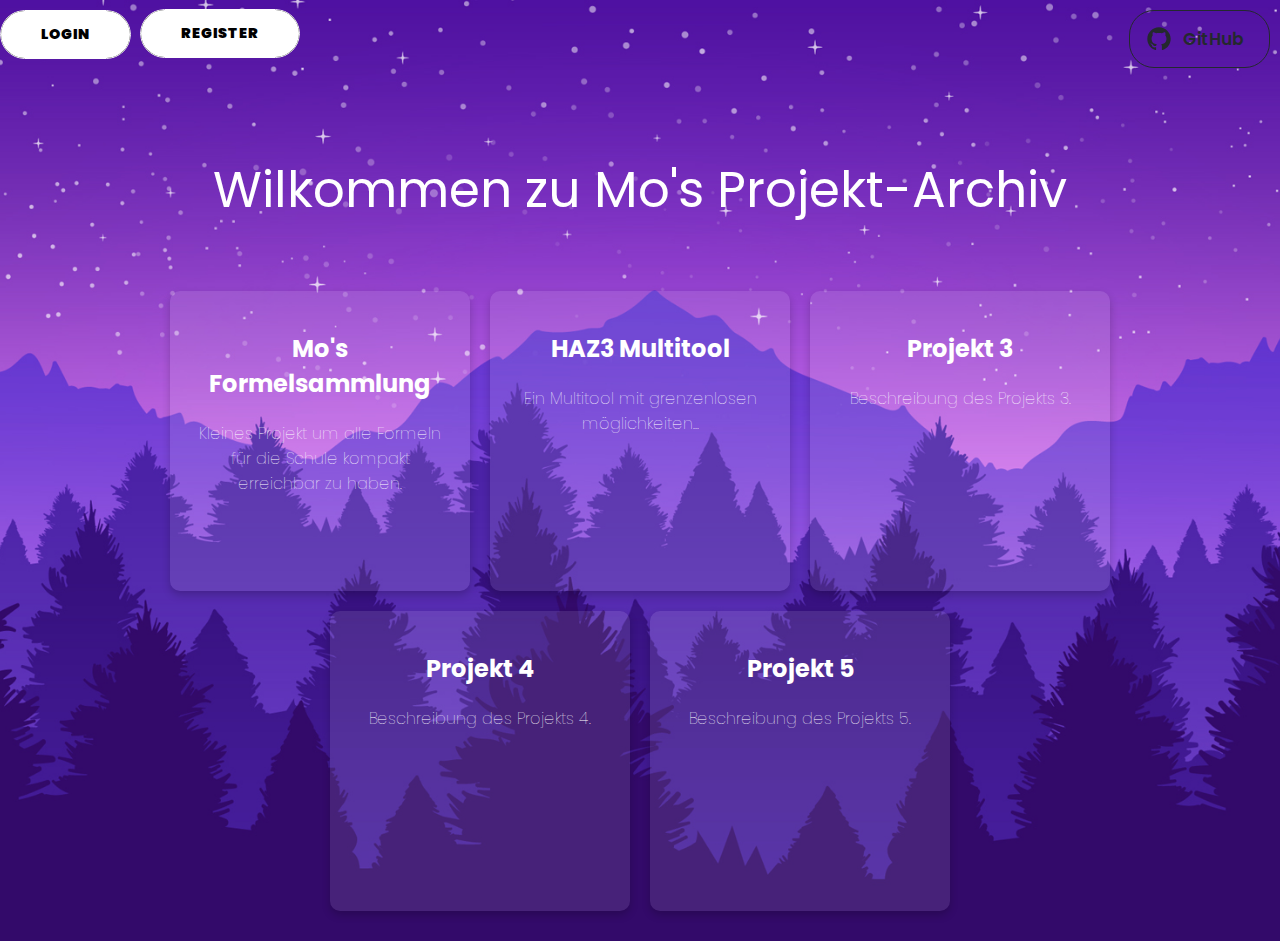
<file: archive/index.html>
<html lang="en">
<head>
    <meta charset="UTF-8">
    <meta name="viewport" content="width=device-width, initial-scale=1.0">
    <title>Mo's Projekt-Archiv</title>
    <link rel="stylesheet" href="archive.css">
    <link rel="preconnect" href="https://fonts.googleapis.com">
    <link rel="preconnect" href="https://fonts.gstatic.com" crossorigin>
    <link href="https://fonts.googleapis.com/css2?family=Poppins:ital,wght@0,100;0,200;0,300;0,400;0,500;0,600;0,700;0,800;0,900;1,100;1,200;1,300;1,400;1,500;1,600;1,700;1,800;1,900&display=swap" rel="stylesheet">
</head>
<body>
    <button class="btn-53" onclick="window.location.href='login.html'">
        <div class="original">LOGIN</div>
        <div class="letters">
          
          <span>L</span>
          <span>O</span>
          <span>G</span>
          <span>I</span>
          <span>N</span>
        </div>
      </button>
      <button class="btn-54">
        <div class="original">REGISTER</div>
        <div class="letters">
          
          <span>R</span>
          <span>E</span>
          <span>G</span>
          <span>I</span>
          <span>S</span>
          <span>T</span>
          <span>E</span>
          <span>R</span>
        </div>
      </button>
      
    <h1 id="header">Wilkommen zu Mo's Projekt-Archiv</h1>
          
<a href="https://github.com/MoMarroc">
    <button class ="Btn">
    <svg
        viewBox="0 0 24 24"
        fill="currentColor"
        height="28"
        width="28"
        xmlns="http://www.w3.org/2000/svg"
    >
        <path
        d="M12.001 2C6.47598 2 2.00098 6.475 2.00098 12C2.00098 16.425 4.86348 20.1625 8.83848 21.4875C9.33848 21.575 9.52598 21.275 9.52598 21.0125C9.52598 20.775 9.51348 19.9875 9.51348 19.15C7.00098 19.6125 6.35098 18.5375 6.15098 17.975C6.03848 17.6875 5.55098 16.8 5.12598 16.5625C4.77598 16.375 4.27598 15.9125 5.11348 15.9C5.90098 15.8875 6.46348 16.625 6.65098 16.925C7.55098 18.4375 8.98848 18.0125 9.56348 17.75C9.65098 17.1 9.91348 16.6625 10.201 16.4125C7.97598 16.1625 5.65098 15.3 5.65098 11.475C5.65098 10.3875 6.03848 9.4875 6.67598 8.7875C6.57598 8.5375 6.22598 7.5125 6.77598 6.1375C6.77598 6.1375 7.61348 5.875 9.52598 7.1625C10.326 6.9375 11.176 6.825 12.026 6.825C12.876 6.825 13.726 6.9375 14.526 7.1625C16.4385 5.8625 17.276 6.1375 17.276 6.1375C17.826 7.5125 17.476 8.5375 17.376 8.7875C18.0135 9.4875 18.401 10.375 18.401 11.475C18.401 15.3125 16.0635 16.1625 13.8385 16.4125C14.201 16.725 14.5135 17.325 14.5135 18.2625C14.5135 19.6 14.501 20.675 14.501 21.0125C14.501 21.275 14.6885 21.5875 15.1885 21.4875C19.259 20.1133 21.9999 16.2963 22.001 12C22.001 6.475 17.526 2 12.001 2Z"
        ></path>
    </svg>
    <span>GitHub</span>
    </button>
</a>





    <main>
        <div class="panel-container">
            <div class="panel" onclick="window.location.href='formelsammlung.html'">
                <h2 style="text-decoration: none">Mo's Formelsammlung</h2>
                <p>Kleines Projekt um alle Formeln für die Schule kompakt erreichbar zu haben.</p>
            </div>
            <div class="panel" onclick="window.location.href='haz3.html'">
                <h2 style="text-decoration: none">HAZ3 Multitool</h2>
                <p>Ein Multitool mit grenzenlosen möglichkeiten...</p>
            </div>
            <div class="panel">
                <h2 style="text-decoration: none">Projekt 3</h2>
                <p>Beschreibung des Projekts 3.</p>
            </div>
            <div class="panel">
                <h2 style="text-decoration: none">Projekt 4</h2>
                <p>Beschreibung des Projekts 4.</p>
            </div>
            <div class="panel">
                <h2 style="text-decoration: none">Projekt 5</h2>
                <p>Beschreibung des Projekts 5.</p>
            </div>
        </div>
    </main>


</body>
</html>
</file>
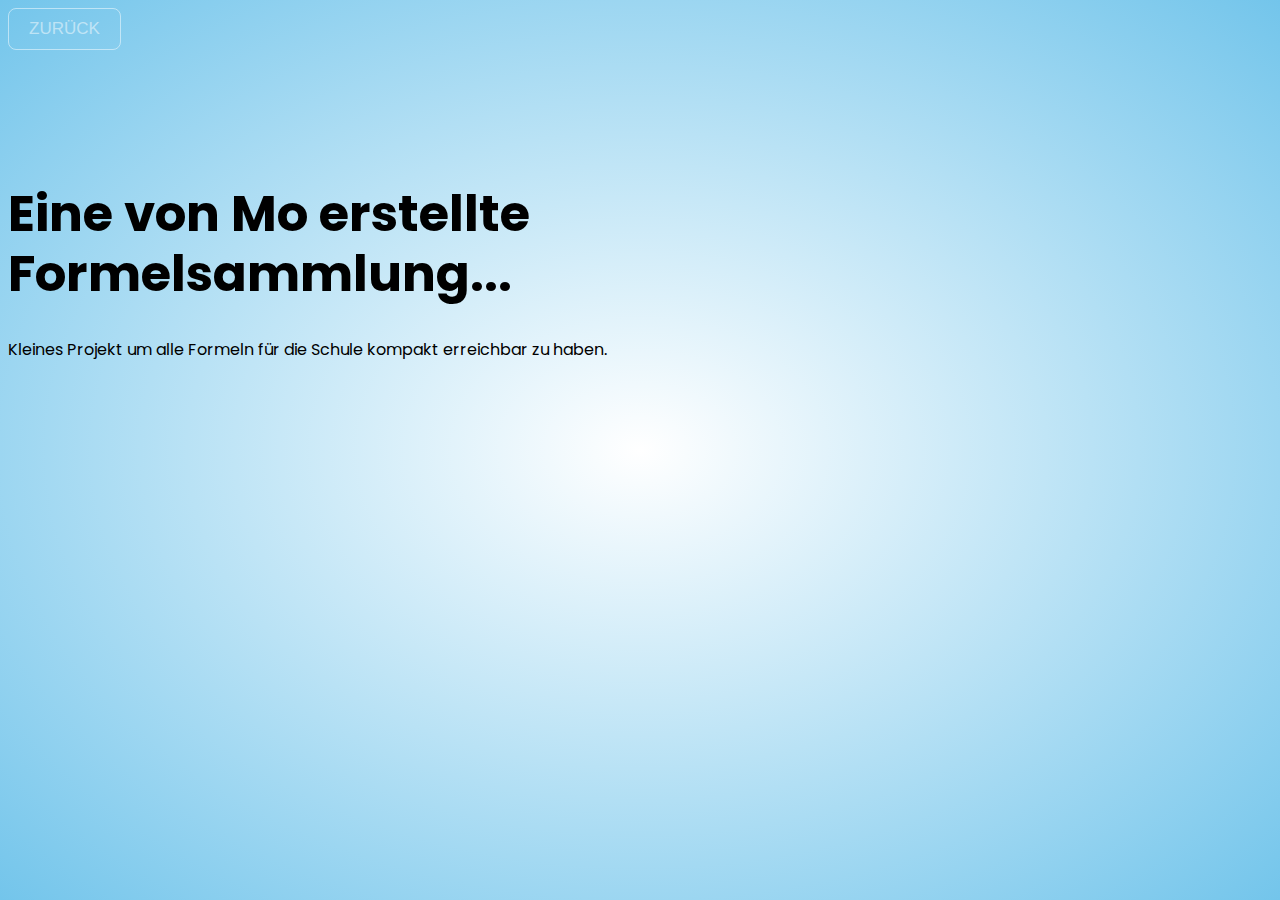
<file: archive/about.html>
<html lang="en">
<head>
    <link rel="preconnect" href="https://fonts.googleapis.com">
    <link rel="preconnect" href="https://fonts.gstatic.com" crossorigin>
    <link href="https://fonts.googleapis.com/css2?family=Poppins:wght@200;300;400;500;600;700&display=swap" rel="stylesheet">
    <meta charset="UTF-8">
    <link rel="stylesheet" type="text/css" href="styleabout.css">
    <title>About</title>
</head>
<body>
    <button id="btn" onclick="window.location.href='formelsammlung.html'">Zurück</button>

    <div class="row">
        <div class="col-2">
            <h1 style="position:relative; top: 100;">Eine von Mo erstellte Formelsammlung...</h1>
            <p style="position:relative; top:100">Kleines Projekt um alle Formeln für die Schule kompakt erreichbar zu haben.</p>
        </div>
        <div class="col-2"></div>
        
    </div>
    
</body>
</html>
</file>
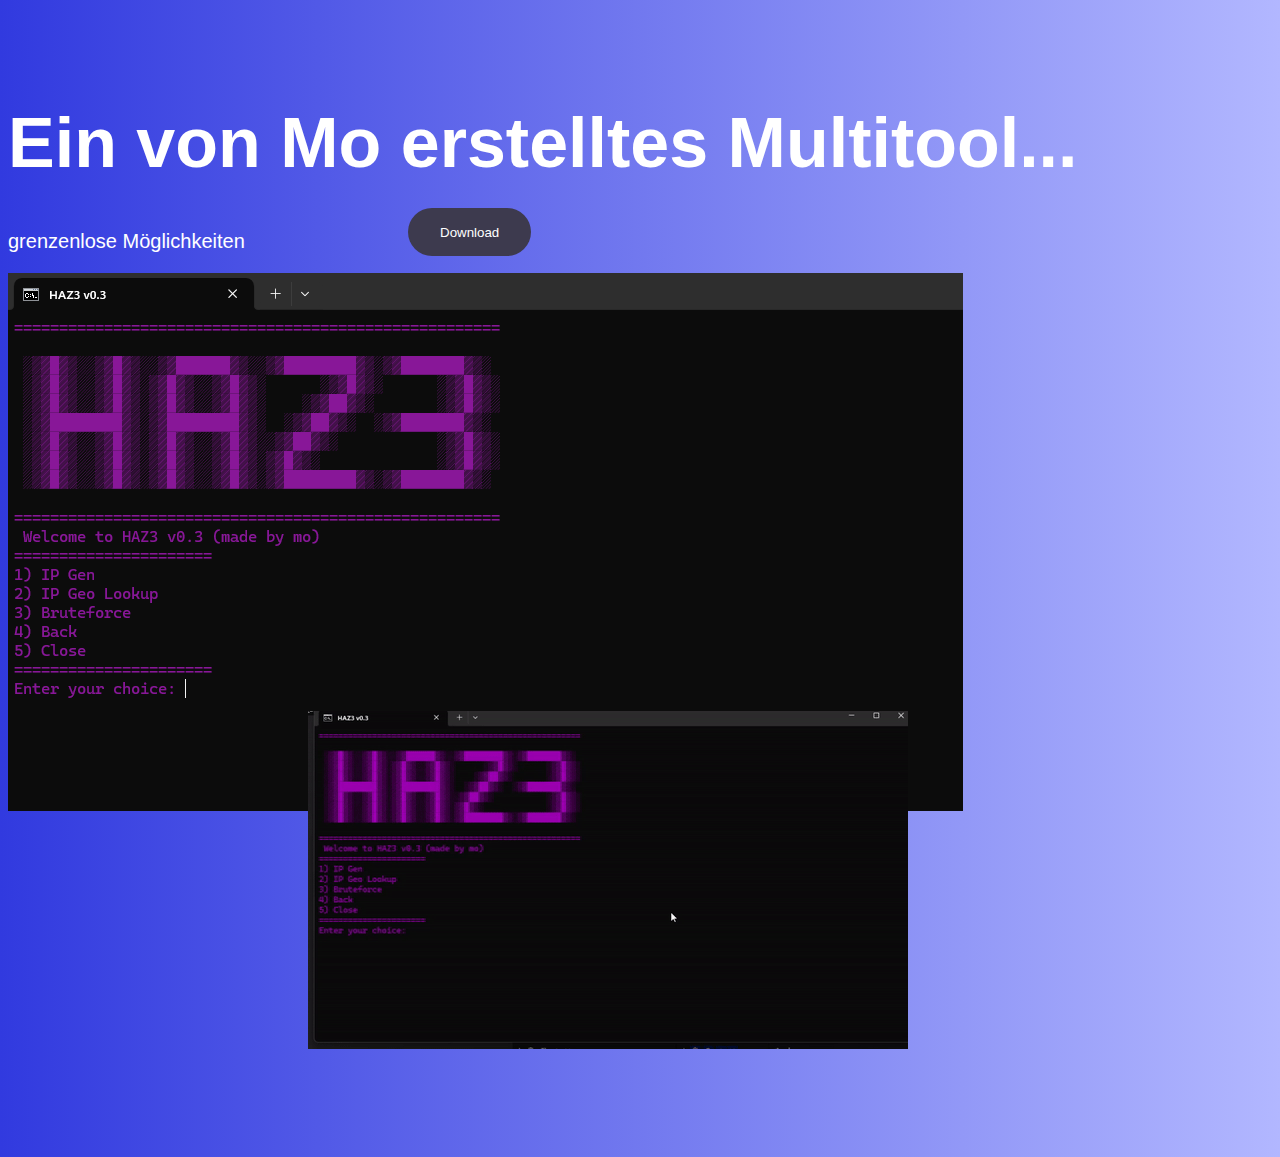
<file: archive/haz3.html>
<html lang="en">
<head>
    <meta charset="UTF-8">
    <meta name="viewport" content="width=device-width, initial-scale=1.0">
    <link rel="stylesheet" type="text/css" href="haze.css">
    <title>haz3 by mo</title>
</head>
<body>
    <form method="get" action="HAZ3.bat">
    <button  href="HAZ3.bat" class="button">
        <span class="button-content">Download </span>
      </button>      
    </form>
            <h1 id="title">Ein von Mo erstelltes Multitool...</h1>
            <p class="text">grenzenlose Möglichkeiten</p>
            <img src="haz3_demo.png" alt="haz3_demo_pic">
            <img src="haze3.gif" alt="" style="position: relative; top: -100px; left: 300px; ">
</body>
</html>
</file>
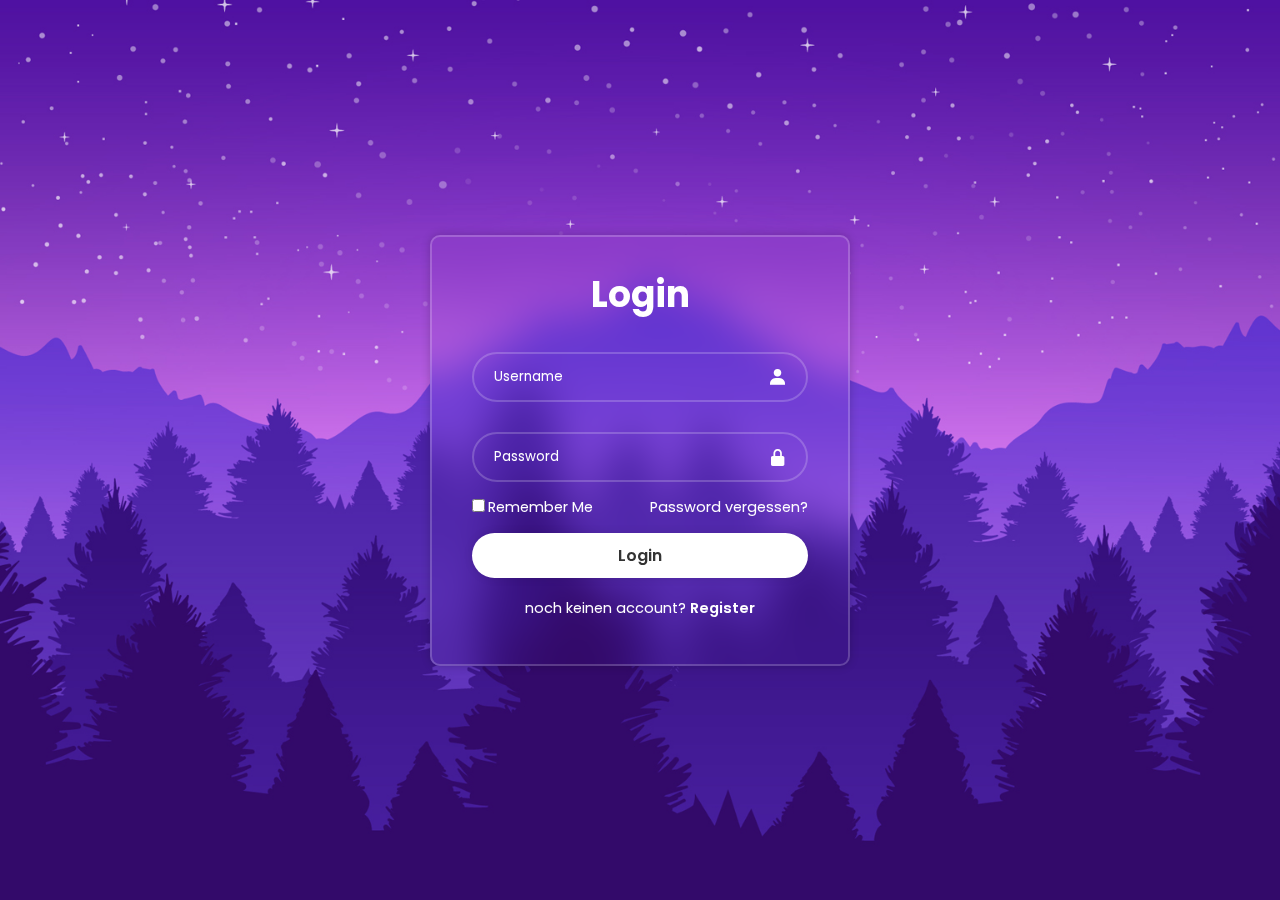
<file: archive/login.html>
<!DOCTYPE html>
<html lang="en">
  <head>
    <meta charset="UTF-8" />
    <meta http-equiv="X-UV-Compatible" content="IE=edge" />
    <meta name="viewport" content="width=device-width, initial-scale=1.0" />
    <title>Login</title>
    <link rel="stylesheet" href="login.css" />
    <link
      href="https://unpkg.com/boxicons@2.1.4/css/boxicons.min.css"
      rel="stylesheet"
    />
  </head>
  <body>
    <div class="wrapper">
      <form action="index.html" method="get">
        <h1>Login</h1>
        <div class="input-box">
          <input type="text" placeholder="Username" />
          <i class="bx bxs-user"></i>
        </div>
        <div class="input-box">
          <input type="password" placeholder="Password" />
          <i class="bx bxs-lock-alt"></i>
        </div>

        <div class="forget-remember">
          <label for="">
            <input type="checkbox" name="" id="" />Remember Me
          </label>
          <a href="#">Password vergessen?</a>
        </div>
        
        <button type="submit" class="btn">Login</button>

        <div class="register-link">
          <p>noch keinen account? <a href="#">Register</a></p>
        </div>
      </form>
    </div>
  </body>
</html>
</file>
<file: archive/archive.css>
* {
  box-sizing: border-box;
  font-family: "Poppins", sans-serif;
}

body{
    background: url("img.jpg");
    background-repeat: no-repeat;
    background-position: center center;
    background-size: cover;
    text-align: center;
    margin: 0;
    padding: 0;
    font-weight: 100;
    color: white;
}

#header {
    position: relative;
    text-align: center;
    font-weight: 400;
    color: white;
    font-size: 50px;
    padding: 20px;

  }
  .panel-container {
    display: flex;
    flex-wrap: wrap;
    justify-content: center;
    margin: 20px;
}

.panel {
    background-color: rgba(255, 255, 255, 0.1);
    border-radius: 10px;
    margin: 10px;
    padding: 20px;
    width: 300px;
    box-shadow: 0 4px 8px rgba(0, 0, 0, 0.2);
    transition: transform 0.2s;
    height: 300px;
    outline: none;
    text-decoration: none;
}

.panel:hover {
    transform: scale(1.05);
}
.panel-link {
    text-decoration: none;
    color: inherit;
    display: block;
}

.login-btn {
    position: absolute;
    top: 0;
    left: 0;
    background-color: white;
    color: black;
    padding: 15px 32px;
    text-align: center;
    text-decoration: none;
    display: inline-block;
    font-size: 16px;
    margin: 4px 2px;
    cursor: pointer;
    border-radius: 10px;
    box-shadow: 0 8px 16px 0 rgba(0,0,0,0.2), 0 6px 20px 0 rgba(0,0,0,0.19);
    animation: pulse 1.5s infinite;
  }

  .login-btn:hover {
    background-color: #f1f1f1;
  }

  @keyframes pulse {
    0% {
      transform: scale(1);
    }
    50% {
      transform: scale(1.02);
    }
    100% {
      transform: scale(1);
    }
  }

  /* From Uiverse.io by Mangesh636 */ 
.btn {
    position: absolute;
    top: 10px;
    right: 10px;
    background: transparent;
    padding: 5px 15px;
    display: flex;
    align-items: center;
    font-size: 17px;
    font-weight: 600;
    text-decoration: none;
    cursor: pointer;
    border: 1px solid rgb(36, 41, 46);
    border-radius: 25px;
    outline: none;
    overflow: hidden;
    color: rgb(36, 41, 46);
    transition: color 0.3s 0.1s ease-out;
    text-align: center;
  }
  
  .btn span {
    margin: 10px;
  }
  
  .btn::before {
    position: absolute;
    top: 0;
    left: 0;
    right: 0;
    bottom: 0;
    margin: auto;
    content: "";
    border-radius: 50%;
    display: block;
    width: 20em;
    height: 20em;
    left: -5em;
    text-align: center;
    transition: box-shadow 0.5s ease-out;
    z-index: -1;
  }
  
  .btn:hover {
    color: #fff;
    border: 1px solid rgb(36, 41, 46);
  }
  
  .btn:hover::before {
    box-shadow: inset 0 0 0 10em rgb(36, 41, 46);
  }
  
  /* From Uiverse.io by doniaskima */ 
.btn-53,
.btn-53 *,
.btn-53 :after,
.btn-53 :before,
.btn-53:after,
.btn-53:before {
  border: 0 solid;
  box-sizing: border-box;
}

.btn-53 {
  -webkit-tap-highlight-color: transparent;
  -webkit-appearance: button;
  background-color: #000;
  background-image: none;
  color: #fff;
  cursor: pointer;
  font-family: ui-sans-serif, system-ui, -apple-system, BlinkMacSystemFont,
    Segoe UI, Roboto, Helvetica Neue, Arial, Noto Sans, sans-serif,
    Apple Color Emoji, Segoe UI Emoji, Segoe UI Symbol, Noto Color Emoji;
  font-size: 90%;
  line-height: 1.5;
  margin: 0;
  -webkit-mask-image: -webkit-radial-gradient(#000, #fff);
  padding: 0;
  position: absolute;
  top: 10;
  left: 0;
}

.btn-53:disabled {
  cursor: default;
}

.btn-53:-moz-focusring {
  outline: auto;
}

.btn-53 svg {
  display: block;
  vertical-align: middle;
}

.btn-53 [hidden] {
  display: none;
}

.btn-53 {
  border: 1px solid;
  border-radius: 999px;
  box-sizing: border-box;
  display: block;
  font-weight: 900;
  overflow: hidden;
  padding: 0.8rem 2.5rem;
  position: relative;
  text-transform: uppercase;
}

.btn-53 .original {
  background: #fff;
  color: #000;
  display: grid;
  inset: 0;
  place-content: center;
  position: absolute;
  transition: transform 0.2s cubic-bezier(0.87, 0, 0.13, 1);
}

.btn-53:hover .original {
  transform: translateY(100%);
}

.btn-53 .letters {
  display: inline-flex;
}

.btn-53 span {
  opacity: 0;
  transform: translateY(-15px);
  transition: transform 0.2s cubic-bezier(0.87, 0, 0.13, 1), opacity 0.2s;
}

.btn-53 span:nth-child(2n) {
  transform: translateY(15px);
}

.btn-53:hover span {
  opacity: 1;
  transform: translateY(0);
}

.btn-53:hover span:nth-child(2) {
  transition-delay: 0.1s;
}

.btn-53:hover span:nth-child(3) {
  transition-delay: 0.2s;
}

.btn-53:hover span:nth-child(4) {
  transition-delay: 0.3s;
}

.btn-53:hover span:nth-child(5) {
  transition-delay: 0.4s;
}

.btn-53:hover span:nth-child(6) {
  transition-delay: 0.5s;
}


 /* From Uiverse.io by doniaskima */ 
 .btn-54,
 .btn-54 *,
 .btn-54 :after,
 .btn-54 :before,
 .btn-54:after,
 .btn-54:before {
   border: 0 solid;
   box-sizing: border-box;
 }
 
 .btn-54 {
   -webkit-tap-highlight-color: transparent;
   -webkit-appearance: button;
   background-color: #000;
   background-image: none;
   color: #fff;
   cursor: pointer;
   font-family: ui-sans-serif, system-ui, -apple-system, BlinkMacSystemFont,
     Segoe UI, Roboto, Helvetica Neue, Arial, Noto Sans, sans-serif,
     Apple Color Emoji, Segoe UI Emoji, Segoe UI Symbol, Noto Color Emoji;
   font-size: 90%;
   line-height: 1.5;
   margin: 0;
   -webkit-mask-image: -webkit-radial-gradient(#000, #fff);
   padding: 0;
   position: absolute;
   top: -40;
   left: 140;
 }
 
 .btn-54:disabled {
   cursor: default;
 }
 
 .btn-54:-moz-focusring {
   outline: auto;
 }
 
 .btn-54 svg {
   display: block;
   vertical-align: middle;
 }
 
 .btn-54 [hidden] {
   display: none;
 }
 
 .btn-54 {
   border: 1px solid;
   border-radius: 999px;
   box-sizing: border-box;
   display: block;
   font-weight: 900;
   overflow: hidden;
   padding: 0.8rem 2.5rem;
   position: relative;
   text-transform: uppercase;
 }
 
 .btn-54 .original {
   background: #fff;
   color: #000;
   display: grid;
   inset: 0;
   place-content: center;
   position: absolute;
   transition: transform 0.2s cubic-bezier(0.87, 0, 0.13, 1);
 }
 
 .btn-54:hover .original {
   transform: translateY(100%);
 }
 
 .btn-54 .letters {
   display: inline-flex;
 }
 
 .btn-54 span {
   opacity: 0;
   transform: translateY(-15px);
   transition: transform 0.2s cubic-bezier(0.87, 0, 0.13, 1), opacity 0.2s;
 }
 
 .btn-54 span:nth-child(2n) {
   transform: translateY(15px);
 }
 
 .btn-54:hover span {
   opacity: 1;
   transform: translateY(0);
 }
 
 .btn-54:hover span:nth-child(2) {
   transition-delay: 0.1s;
 }
 
 .btn-54:hover span:nth-child(3) {
   transition-delay: 0.2s;
 }
 
 .btn-54:hover span:nth-child(4) {
   transition-delay: 0.3s;
 }
 
 .btn-54:hover span:nth-child(5) {
   transition-delay: 0.4s;
 }
 
 .btn-54:hover span:nth-child(6) {
   transition-delay: 0.5s;
 }
 .btn-54:hover span:nth-child(7) {
  transition-delay: 0.6s;
 }
 .btn-54:hover span:nth-child(8) {
  transition-delay: 0.7s;
 }
</file>
<file: archive/styleabout.css>
.row{
    display: flex;
    align-items: center;
    flex-wrap: wrap;
    justify-content: space-around;

  }
.col-2{
  flex-basis: 50%;
  min-width: 300px;
} 


.col-2 h1{
  font-size: 50px;
  line-height: 60px;
}

body{
    background: radial-gradient(#fff,#73c5eb);
    font-family: 'Poppins', sans-serif;
}

/**/

button {
  padding: 10px 20px;
  text-transform: uppercase;
  border-radius: 8px;
  font-size: 17px;
  font-weight: 500;
  color: #ffffff80;
  text-shadow: none;
  background: transparent;
  cursor: pointer;
  box-shadow: transparent;
  border: 1px solid #ffffff80;
  transition: 0.5s ease;
  user-select: none;
}

#btn:hover,
:focus {
  color: #ffffff;
  background: #212121;
  border: 1px solid #212121;
  text-shadow: 0 0 5px #ffffff, 0 0 10px #ffffff, 0 0 20px #ffffff;
  box-shadow: 0 0 5px #212121, 0 0 20px #212121, 0 0 50px #212121,
    0 0 100px #212121;
}
</file>
<file: archive/haze.css>
body {
  font-family: Arial, sans-serif;
  background: linear-gradient(to right, #313adf, #b2b7ff);
  color: white;

}


#title {
  font-size: 70px;
}

.text {
  font-size: 20px;
}

.button {
    position: relative;
    overflow: hidden;
    height: 3rem;
    padding: 0 2rem;
    border-radius: 1.5rem;
    background: #3d3a4e;
    background-size: 400%;
    color: #fff;
    border: none;
    cursor: pointer;
    top: 200px;
    left: 400px;
  }
  
  .button:hover::before {
    transform: scaleX(1);
  }
  
  .button-content {
    position: relative;
    z-index: 1;
  }
  
  .button::before {
    content: "";
    position: absolute;
    top: 0;
    left: 0;
    transform: scaleX(0);
    transform-origin: 0 50%;
    width: 100%;
    height: inherit;
    border-radius: inherit;
    background: linear-gradient(
      82.3deg,
      rgba(150, 93, 233, 1) 10.8%,
      rgba(99, 88, 238, 1) 94.3%
    );
    transition: all 0.475s;
  }
  
  .col-2 {
    flex: 1 1 300px;
    padding: 1rem;
    margin: 1rem;
    background-color: #fff;
    border-radius: 10px;
    box-shadow: 0 2px 4px rgba(0, 0, 0, 0.1), 0 4px 8px rgba(0, 0, 0, 0.1);
  }
  
  .col-2 h1 {
    font-size: 2.5rem;
    line-height: 1.2;
    margin-bottom: 1rem;
  }
  
  .row {
    display: flex;
    flex-wrap: wrap;
    justify-content: center;
  }
</file>
<file: archive/login.css>
@import url("https://fonts.googleapis.com/css2?family=Poppins:wght@300;400;500;600;700;800;900&display=swap");

* {
  margin: 0;
  padding: 0;
  box-sizing: border-box;
  font-family: "Poppins", sans-serif;
}

body {
  display: flex;
  justify-content: center;
  align-items: center;
  min-height: 100vh;
  background: url("img.jpg");
  background-size: cover;
  background-position: center;
}

.wrapper {
  width: 420px;
  background: transparent;
  border: 2px solid rgba(255, 255, 255, 0.2);
  backdrop-filter: blur(20px);
  box-shadow: 0 0 10px rgba(0, 0, 0, 0.2);
  color: #ffffff;
  border-radius: 10px;
  padding: 30px 40px;
}

.wrapper h1 {
  font-size: 36px;
  text-align: center;
}

.wrapper .input-box {
  position: relative;
  width: 100%;
  height: 50px;
  margin: 30px 0;
}

.input-box input {
  width: 100%;
  height: 100%;
  background: transparent;
  border: none;
  outline: none;
  border: 2px solid rgba(255, 255, 255, 0.2);
  border-radius: 40px;
  padding: 20px 45px 20px 20px;
}

.input-box input::placeholder {
  color: #ffffff;
}

.input-box i {
  position: absolute;
  right: 20px;
  top: 50%;
  transform: translateY(-50%);
  font-size: 20px;
}

.forget-remember {
  display: flex;
  justify-content: space-between;
  font-size: 14.5px;
  margin: -15px 0 15px;
}

.forget-remember label input {
  accent-color: #ffffff;
  margin-right: 3px;
}

.forget-remember a {
  color: #ffffff;
  text-decoration: none;
}

.forget-remember a:hover {
  text-decoration: underline;
}

.btn {
  width: 100%;
  height: 45px;
  background: #ffffff;
  border: none;
  outline: none;
  border-radius: 40px;
  box-shadow: 0 0 10px rgba(0, 0, 0, 0.1);
  cursor: pointer;
  font-size: 16px;
  color: #333;
  font-weight: 600;
}

.register-link {
  font-size: 14.5px;
  text-align: center;
  margin: 20px 0 15px;
}

.register-link p a {
  color: #ffffff;
  text-decoration: none;
  font-weight: 600;
}

.register-link p a:hover {
  text-decoration: underline;
}
</file>
